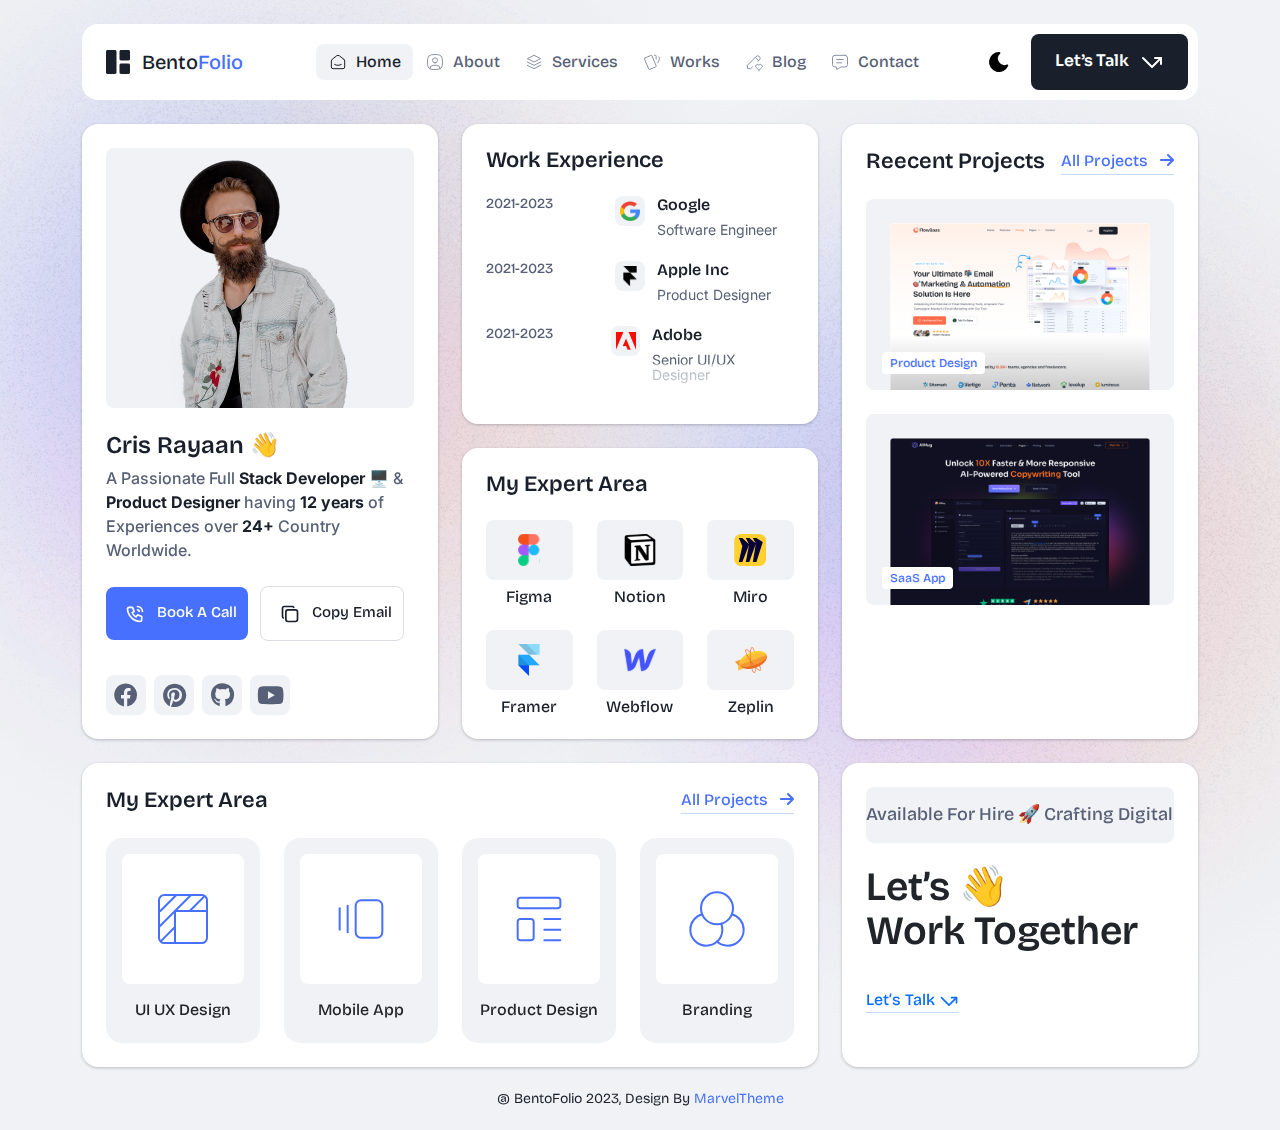
<file: index.html>
<!DOCTYPE html>
<html lang="en" data-bs-theme="light">

<head>
    <meta charset="UTF-8">
    <meta http-equiv="X-UA-Compatible" content="IE=edge">
    <meta name="viewport"
        content="width=device-width, initial-scale=1.0, maximum-scale=5.0, minimum-scale=1.0, user-scalable=yes">
    <title>Bentofolio - Personal Portfolio HTML Template</title>

    <link rel="shortcut icon" type="image/x-icon" href="./assets/images/fevicon.png">
    <!-- Place favicon.ico in the root directory -->

    <!-- CSS Links here -->
    <link rel="stylesheet" href="./assets/css/bootstrap.min.css">
    <link rel="stylesheet" href="./assets/fontawesome/css/fontawesome.css">
    <link rel="stylesheet" href="./assets/css/style.css">
</head>

<body>
    <!-- Header section start -->
    <header class="header-section">
        <nav class="navbar navbar-expand-lg">
            <div class="container">
                <div class="mobile-menu-overlay position-fixed w-100 start-0 top-0 h-100 d-lg-none"></div>
                <div class="navbar-inner d-flex align-items-center justify-content-between">
                    <a class="navbar-brand d-flex align-items-center" href="./index.html">
                        <svg width="24" height="24" viewBox="0 0 24 24" fill="currentColor"
                            xmlns="http://www.w3.org/2000/svg">
                            <path
                                d="M0 1.5C0 1.10218 0.158035 0.720644 0.43934 0.43934C0.720644 0.158035 1.10218 0 1.5 0L9 0C9.39782 0 9.77936 0.158035 10.0607 0.43934C10.342 0.720644 10.5 1.10218 10.5 1.5V22.5C10.5 22.8978 10.342 23.2794 10.0607 23.5607C9.77936 23.842 9.39782 24 9 24H1.5C1.10218 24 0.720644 23.842 0.43934 23.5607C0.158035 23.2794 0 22.8978 0 22.5V1.5ZM13.5 1.5C13.5 1.10218 13.658 0.720644 13.9393 0.43934C14.2206 0.158035 14.6022 0 15 0L22.5 0C22.8978 0 23.2794 0.158035 23.5607 0.43934C23.842 0.720644 24 1.10218 24 1.5V9C24 9.39782 23.842 9.77936 23.5607 10.0607C23.2794 10.342 22.8978 10.5 22.5 10.5H15C14.6022 10.5 14.2206 10.342 13.9393 10.0607C13.658 9.77936 13.5 9.39782 13.5 9V1.5ZM13.5 15C13.5 14.6022 13.658 14.2206 13.9393 13.9393C14.2206 13.658 14.6022 13.5 15 13.5H22.5C22.8978 13.5 23.2794 13.658 23.5607 13.9393C23.842 14.2206 24 14.6022 24 15V22.5C24 22.8978 23.842 23.2794 23.5607 23.5607C23.2794 23.842 22.8978 24 22.5 24H15C14.6022 24 14.2206 23.842 13.9393 23.5607C13.658 23.2794 13.5 22.8978 13.5 22.5V15Z"
                                fill="currentColor" />
                        </svg>
                        <h5 class="logo-name">Bento<span>Folio</span></h5>

                    </a>
                    <div class="collapse navbar-collapse " id="navbarTogglerDemo02">
                        <div class="sidebar-logo d-flex mb-3 d-lg-none justify-content-between w-100">
                            <a class="navbar-brand d-flex align-items-center" href="./index.html">
                                <svg width="24" height="24" viewBox="0 0 24 24" fill="currentColor"
                                    xmlns="http://www.w3.org/2000/svg">
                                    <path
                                        d="M0 1.5C0 1.10218 0.158035 0.720644 0.43934 0.43934C0.720644 0.158035 1.10218 0 1.5 0L9 0C9.39782 0 9.77936 0.158035 10.0607 0.43934C10.342 0.720644 10.5 1.10218 10.5 1.5V22.5C10.5 22.8978 10.342 23.2794 10.0607 23.5607C9.77936 23.842 9.39782 24 9 24H1.5C1.10218 24 0.720644 23.842 0.43934 23.5607C0.158035 23.2794 0 22.8978 0 22.5V1.5ZM13.5 1.5C13.5 1.10218 13.658 0.720644 13.9393 0.43934C14.2206 0.158035 14.6022 0 15 0L22.5 0C22.8978 0 23.2794 0.158035 23.5607 0.43934C23.842 0.720644 24 1.10218 24 1.5V9C24 9.39782 23.842 9.77936 23.5607 10.0607C23.2794 10.342 22.8978 10.5 22.5 10.5H15C14.6022 10.5 14.2206 10.342 13.9393 10.0607C13.658 9.77936 13.5 9.39782 13.5 9V1.5ZM13.5 15C13.5 14.6022 13.658 14.2206 13.9393 13.9393C14.2206 13.658 14.6022 13.5 15 13.5H22.5C22.8978 13.5 23.2794 13.658 23.5607 13.9393C23.842 14.2206 24 14.6022 24 15V22.5C24 22.8978 23.842 23.2794 23.5607 23.5607C23.2794 23.842 22.8978 24 22.5 24H15C14.6022 24 14.2206 23.842 13.9393 23.5607C13.658 23.2794 13.5 22.8978 13.5 22.5V15Z"
                                        fill="currentColor" />
                                </svg>
                                <h5 class="logo-name">Bento<span>Folio</span></h5>
                            </a>
                            <button class="sidebar-close-btn bg-transparent border-0">
                                <i class="fa-classic fa-solid fa-x fa-fw"></i>
                            </button>
                        </div>
                        <ul class="navbar-nav mx-lg-auto mb-2 mb-lg-0">
                            <li class="nav-item">
                                <a class="nav-link active d-flex align-items-center" aria-current="page" href="./index.html">
                                    <svg xmlns="http://www.w3.org/2000/svg" width="24" height="24" viewBox="0 0 24 24"
                                        fill="none" stroke="currentColor" stroke-width="2" stroke-linecap="round"
                                        stroke-linejoin="round"
                                        class="icon icon-tabler icons-tabler-outline icon-tabler-smart-home">
                                        <path stroke="none" d="M0 0h24v24H0z" fill="none" />
                                        <path
                                            d="M19 8.71l-5.333 -4.148a2.666 2.666 0 0 0 -3.274 0l-5.334 4.148a2.665 2.665 0 0 0 -1.029 2.105v7.2a2 2 0 0 0 2 2h12a2 2 0 0 0 2 -2v-7.2c0 -.823 -.38 -1.6 -1.03 -2.105" />
                                        <path d="M16 15c-2.21 1.333 -5.792 1.333 -8 0" />
                                    </svg>
                                    Home</a>
                            </li>
                            <li class="nav-item">
                                <a class="nav-link d-flex align-items-center" href="./about.html">
                                    <svg xmlns="http://www.w3.org/2000/svg" width="24" height="24" viewBox="0 0 24 24"
                                        fill="none" stroke="currentColor" stroke-width="2" stroke-linecap="round"
                                        stroke-linejoin="round"
                                        class="icon icon-tabler icons-tabler-outline icon-tabler-user-square-rounded">
                                        <path stroke="none" d="M0 0h24v24H0z" fill="none" />
                                        <path d="M12 13a3 3 0 1 0 0 -6a3 3 0 0 0 0 6z" />
                                        <path d="M12 3c7.2 0 9 1.8 9 9s-1.8 9 -9 9s-9 -1.8 -9 -9s1.8 -9 9 -9z" />
                                        <path d="M6 20.05v-.05a4 4 0 0 1 4 -4h4a4 4 0 0 1 4 4v.05" />
                                    </svg>
                                    About</a>
                            </li>
                            <li class="nav-item">
                                <a class="nav-link d-flex align-items-center" href="services.html">
                                    <svg xmlns="http://www.w3.org/2000/svg" width="24" height="24" viewBox="0 0 24 24"
                                        fill="none" stroke="currentColor" stroke-width="2" stroke-linecap="round"
                                        stroke-linejoin="round"
                                        class="icon icon-tabler icons-tabler-outline icon-tabler-stack-2">
                                        <path stroke="none" d="M0 0h24v24H0z" fill="none" />
                                        <path d="M12 4l-8 4l8 4l8 -4l-8 -4" />
                                        <path d="M4 12l8 4l8 -4" />
                                        <path d="M4 16l8 4l8 -4" />
                                    </svg>
                                    Services
                                </a>
                            </li>
                            <li class="nav-item">
                                <a class="nav-link d-flex align-items-center" href="works.html">
                                    <svg xmlns="http://www.w3.org/2000/svg" width="24" height="24" viewBox="0 0 24 24"
                                        fill="none" stroke="currentColor" stroke-width="2" stroke-linecap="round"
                                        stroke-linejoin="round"
                                        class="icon icon-tabler icons-tabler-outline icon-tabler-cards">
                                        <path stroke="none" d="M0 0h24v24H0z" fill="none" />
                                        <path
                                            d="M3.604 7.197l7.138 -3.109a.96 .96 0 0 1 1.27 .527l4.924 11.902a1 1 0 0 1 -.514 1.304l-7.137 3.109a.96 .96 0 0 1 -1.271 -.527l-4.924 -11.903a1 1 0 0 1 .514 -1.304z" />
                                        <path d="M15 4h1a1 1 0 0 1 1 1v3.5" />
                                        <path d="M20 6c.264 .112 .52 .217 .768 .315a1 1 0 0 1 .53 1.311l-2.298 5.374" />
                                    </svg>
                                    Works
                                </a>
                            </li>
                            <li class="nav-item">
                                <a class="nav-link d-flex align-items-center" href="blog.html">
                                    <svg xmlns="http://www.w3.org/2000/svg" width="24" height="24" viewBox="0 0 24 24"
                                        fill="none" stroke="currentColor" stroke-width="2" stroke-linecap="round"
                                        stroke-linejoin="round"
                                        class="icon icon-tabler icons-tabler-outline icon-tabler-pencil-heart">
                                        <path stroke="none" d="M0 0h24v24H0z" fill="none" />
                                        <path d="M17 11l1.5 -1.5a2.828 2.828 0 1 0 -4 -4l-10.5 10.5v4h4l2 -2" />
                                        <path d="M13.5 6.5l4 4" />
                                        <path
                                            d="M18 22l3.35 -3.284a2.143 2.143 0 0 0 .005 -3.071a2.242 2.242 0 0 0 -3.129 -.006l-.224 .22l-.223 -.22a2.242 2.242 0 0 0 -3.128 -.006a2.143 2.143 0 0 0 -.006 3.071l3.355 3.296z" />
                                    </svg>
                                    Blog
                                </a>
                            </li>
                            <li class="nav-item">
                                <a class="nav-link d-flex align-items-center" href="contact.html">
                                    <svg xmlns="http://www.w3.org/2000/svg" width="24" height="24" viewBox="0 0 24 24"
                                        fill="none" stroke="currentColor" stroke-width="2" stroke-linecap="round"
                                        stroke-linejoin="round"
                                        class="icon icon-tabler icons-tabler-outline icon-tabler-message">
                                        <path stroke="none" d="M0 0h24v24H0z" fill="none" />
                                        <path d="M8 9h8" />
                                        <path d="M8 13h6" />
                                        <path
                                            d="M18 4a3 3 0 0 1 3 3v8a3 3 0 0 1 -3 3h-5l-5 3v-3h-2a3 3 0 0 1 -3 -3v-8a3 3 0 0 1 3 -3h12z" />
                                    </svg>
                                    Contact
                                </a>
                            </li>
                        </ul>
                        <div class="header-action">
                            <button class="theme-control-btn bg-transparent border-0" id="themeToggleButton">
                                <span class="theme-icon light-mode">
                                    <svg xmlns="http://www.w3.org/2000/svg" width="24" height="24" viewBox="0 0 24 24"
                                        fill="currentColor"
                                        class="icon icon-tabler icons-tabler-filled icon-tabler-moon">
                                        <path stroke="none" d="M0 0h24v24H0z" fill="none" />
                                        <path
                                            d="M12 1.992a10 10 0 1 0 9.236 13.838c.341 -.82 -.476 -1.644 -1.298 -1.31a6.5 6.5 0 0 1 -6.864 -10.787l.077 -.08c.551 -.63 .113 -1.653 -.758 -1.653h-.266l-.068 -.006l-.06 -.002z" />
                                    </svg>
                                </span>
                                <span class="theme-icon dark-mood">
                                    <svg xmlns="http://www.w3.org/2000/svg" width="24" height="24" viewBox="0 0 24 24"
                                        fill="currentColor"
                                        class="icon icon-tabler icons-tabler-filled icon-tabler-sun">
                                        <path stroke="none" d="M0 0h24v24H0z" fill="none" />
                                        <path
                                            d="M12 19a1 1 0 0 1 .993 .883l.007 .117v1a1 1 0 0 1 -1.993 .117l-.007 -.117v-1a1 1 0 0 1 1 -1z" />
                                        <path
                                            d="M18.313 16.91l.094 .083l.7 .7a1 1 0 0 1 -1.32 1.497l-.094 -.083l-.7 -.7a1 1 0 0 1 1.218 -1.567l.102 .07z" />
                                        <path
                                            d="M7.007 16.993a1 1 0 0 1 .083 1.32l-.083 .094l-.7 .7a1 1 0 0 1 -1.497 -1.32l.083 -.094l.7 -.7a1 1 0 0 1 1.414 0z" />
                                        <path
                                            d="M4 11a1 1 0 0 1 .117 1.993l-.117 .007h-1a1 1 0 0 1 -.117 -1.993l.117 -.007h1z" />
                                        <path
                                            d="M21 11a1 1 0 0 1 .117 1.993l-.117 .007h-1a1 1 0 0 1 -.117 -1.993l.117 -.007h1z" />
                                        <path
                                            d="M6.213 4.81l.094 .083l.7 .7a1 1 0 0 1 -1.32 1.497l-.094 -.083l-.7 -.7a1 1 0 0 1 1.217 -1.567l.102 .07z" />
                                        <path
                                            d="M19.107 4.893a1 1 0 0 1 .083 1.32l-.083 .094l-.7 .7a1 1 0 0 1 -1.497 -1.32l.083 -.094l.7 -.7a1 1 0 0 1 1.414 0z" />
                                        <path
                                            d="M12 2a1 1 0 0 1 .993 .883l.007 .117v1a1 1 0 0 1 -1.993 .117l-.007 -.117v-1a1 1 0 0 1 1 -1z" />
                                        <path
                                            d="M12 7a5 5 0 1 1 -4.995 5.217l-.005 -.217l.005 -.217a5 5 0 0 1 4.995 -4.783z" />
                                    </svg>
                                </span>
                                <span class="theme-text d-block d-lg-none">Change Appearance</span>
                            </button>
                            <a class="theme-btn" href="contact.html">Let’s Talk
                                <svg xmlns="http://www.w3.org/2000/svg" width="24" height="24" viewBox="0 0 24 24"
                                    fill="none" stroke="currentColor" stroke-width="2" stroke-linecap="round"
                                    stroke-linejoin="round"
                                    class="icon icon-tabler icons-tabler-outline icon-tabler-arrow-elbow-right">
                                    <path stroke="none" d="M0 0h24v24H0z" fill="none" />
                                    <path d="M21 14v-6h-6" />
                                    <path d="M21 8l-9 9l-9 -9" />
                                </svg></a>
                        </div>
                    </div>
                    
                    <button class="menu-control-btn d-lg-none">
                        <i class="fa-solid fa-bars"></i>
                    </button>
                </div>
            </div>
        </nav>
    </header>
    <!-- Header section end -->
    <!-- main area start -->
    <main>
        <section class="home-section">
            <div class="container">
                <div class="row g-4">
                    <!-- About Me -->
                    <div class="col-xl-4">
                        <div class="card">
                            <div class="about-me-image text-center">
                                <img src="./assets/images/img/about_me.png" class="img-fluid" alt="about-me-image">
                            </div>
                            <div class="card-body about-me-content">
                                <h5 class="name">Cris Rayaan 👋</h5>
                                <p class="card-text">A Passionate Full <strong> Stack Developer </strong> 🖥️ &
                                    <strong>Product Designer</strong> having <strong>12 years</strong> of Experiences
                                    over <strong>24+</strong> Country Worldwide.
                                </p>
                                <div class="btn-grp">
                                    <a href="#" class="theme-btn theme-btn-primary">
                                        <svg xmlns="http://www.w3.org/2000/svg" width="24" height="24"
                                            viewBox="0 0 24 24" fill="none" stroke="currentColor" stroke-width="2"
                                            stroke-linecap="round" stroke-linejoin="round"
                                            class="icon icon-tabler icons-tabler-outline icon-tabler-phone-call">
                                            <path stroke="none" d="M0 0h24v24H0z" fill="none" />
                                            <path
                                                d="M5 4h4l2 5l-2.5 1.5a11 11 0 0 0 5 5l1.5 -2.5l5 2v4a2 2 0 0 1 -2 2a16 16 0 0 1 -15 -15a2 2 0 0 1 2 -2" />
                                            <path d="M15 7a2 2 0 0 1 2 2" />
                                            <path d="M15 3a6 6 0 0 1 6 6" />
                                        </svg>
                                        Book A Call
                                    </a>
                                    <button class="theme-btn theme-btn-border">
                                        <svg xmlns="http://www.w3.org/2000/svg" width="24" height="24"
                                            viewBox="0 0 24 24" fill="none" stroke="currentColor" stroke-width="2"
                                            stroke-linecap="round" stroke-linejoin="round"
                                            class="icon icon-tabler icons-tabler-outline icon-tabler-copy">
                                            <path stroke="none" d="M0 0h24v24H0z" fill="none" />
                                            <path
                                                d="M7 7m0 2.667a2.667 2.667 0 0 1 2.667 -2.667h8.666a2.667 2.667 0 0 1 2.667 2.667v8.666a2.667 2.667 0 0 1 -2.667 2.667h-8.666a2.667 2.667 0 0 1 -2.667 -2.667z" />
                                            <path
                                                d="M4.012 16.737a2.005 2.005 0 0 1 -1.012 -1.737v-10c0 -1.1 .9 -2 2 -2h10c.75 0 1.158 .385 1.5 1" />
                                        </svg>
                                        Copy Email
                                    </button>
                                </div>

                                <div class="about-me-social-icons d-flex align-items-center">
                                    <a href="#"><i class="fa-brands fa-facebook"></i></a>
                                    <a href="#"><i class="fa-brands fa-pinterest"></i></a>
                                    <a href="#"><i class="fa-brands fa-github"></i></a>
                                    <a href="#"><i class="fa-brands fa-youtube"></i></a>
                                </div>
                            </div>
                        </div>
                    </div>
                    <!-- work exprience and expert area -->
                    <div class="col-xl-4">
                        <div class="row g-4">
                            <!-- work experience -->
                            <div class="col-lg-12">
                                <div class="card">
                                    <div class="card-body work-experience-card">
                                        <div class="card-headers">
                                            <h5 class="card-title">Work Experience</h5>
                                        </div>
                                        <div class="d-flex flex-column gap-4 work-experience-content">
                                            <div class="work-experience-slider d-flex flex-column gap-4">
                                                <!-- SINFLE COMPANY TILES -->
                                                <div class="d-flex company-tiles">
                                                    <div class="year">
                                                        2021-2023
                                                    </div>
                                                    <div class="company d-flex">
                                                        <div class="company-img">
                                                            <img src="./assets/images/img/google.png" alt="google">
                                                        </div>
                                                        <div class="company-details">
                                                            <p class="company-name">Google</p>
                                                            <p class="company-role">Software Engineer</p>
                                                        </div>
                                                    </div>
                                                </div>
                                                <!-- SINFLE COMPANY TILES -->
                                                <div class="d-flex company-tiles">
                                                    <div class="year">
                                                        2021-2023
                                                    </div>
                                                    <div class="company d-flex">
                                                        <div class="company-img">
                                                            <img src="./assets/images/img/meta.svg" alt="meta">

                                                        </div>
                                                        <div class="company-details">
                                                            <p class="company-name">Apple Inc</p>
                                                            <p class="company-role">Product Designer</p>
                                                        </div>
                                                    </div>
                                                </div>
                                                <!-- SINFLE COMPANY TILES -->
                                                <div class="d-flex company-tiles">
                                                    <div class="year">
                                                        2021-2023
                                                    </div>
                                                    <div class="company d-flex">
                                                        <div class="company-img">
                                                            <img src="./assets/images/img/Adobe.png" alt="Adobe">
                                                        </div>
                                                        <div class="company-details">
                                                            <p class="company-name">Adobe</p>
                                                            <p class="company-role">Senior UI/UX Designer</p>
                                                        </div>
                                                    </div>
                                                </div>
                                                <!-- SINFLE COMPANY TILES -->
                                                <div class="d-flex company-tiles">
                                                    <div class="year">
                                                        2021-2023
                                                    </div>
                                                    <div class="company d-flex">
                                                        <div class="company-img">
                                                            <img src="./assets/images/icons/Figma.svg" alt="Figma">
                                                        </div>
                                                        <div class="company-details">
                                                            <p class="company-name">Figma</p>
                                                            <p class="company-role">UI UX Designer</p>
                                                        </div>
                                                    </div>
                                                </div>
                                            </div>
                                            <div class="work-experience-slider d-flex flex-column gap-4">
                                                <!-- SINFLE COMPANY TILES -->
                                                <div class="d-flex company-tiles">
                                                    <div class="year">
                                                        2021-2023
                                                    </div>
                                                    <div class="company d-flex">
                                                        <div class="company-img">
                                                            <img src="./assets/images/img/google.png" alt="google">
                                                        </div>
                                                        <div class="company-details">
                                                            <p class="company-name">Google</p>
                                                            <p class="company-role">Software Engineer</p>
                                                        </div>
                                                    </div>
                                                </div>
                                                <!-- SINFLE COMPANY TILES -->
                                                <div class="d-flex company-tiles">
                                                    <div class="year">
                                                        2021-2023
                                                    </div>
                                                    <div class="company d-flex">
                                                        <div class="company-img">
                                                            <img src="./assets/images/img/meta.svg" alt="">
                                                        </div>
                                                        <div class="company-details">
                                                            <p class="company-name">Apple Inc</p>
                                                            <p class="company-role">Product Designer</p>
                                                        </div>
                                                    </div>
                                                </div>
                                                <!-- SINFLE COMPANY TILES -->
                                                <div class="d-flex company-tiles">
                                                    <div class="year">
                                                        2021-2023
                                                    </div>
                                                    <div class="company d-flex">
                                                        <div class="company-img">
                                                            <img src="./assets/images/img/Adobe.png" alt="Adobe">
                                                        </div>
                                                        <div class="company-details">
                                                            <p class="company-name">Adobe</p>
                                                            <p class="company-role">Senior UI/UX Designer</p>
                                                        </div>
                                                    </div>
                                                </div>
                                                <!-- SINFLE COMPANY TILES -->
                                                <div class="d-flex company-tiles">
                                                    <div class="year">
                                                        2021-2023
                                                    </div>
                                                    <div class="company d-flex">
                                                        <div class="company-img">
                                                            <img src="./assets/images/img/Figma.png" alt="Figma">
                                                        </div>
                                                        <div class="company-details">
                                                            <p class="company-name">Figma</p>
                                                            <p class="company-role">UI UX Designer</p>
                                                        </div>
                                                    </div>
                                                </div>
                                            </div>

                                        </div>
                                    </div>
                                </div>
                            </div>
                            <!-- Expert Area -->
                            <div class="col-lg-12">
                                <div class="card">
                                    <div class="card-body">
                                        <div class="card-headers">
                                            <h5 class="card-title">My Expert Area</h5>
                                        </div>
                                        <div class="row g-4">
                                            <!-- single icon card -->
                                            <div class="col-6 col-md-4">
                                                <div class="d-flex flex-column expert-card gap-2">
                                                    <div class="expert-img text-center">
                                                        <img src="./assets/images/icons/Figma.svg" alt="Design">
                                                    </div>
                                                    <h5 class="expert-title text-center">Figma</h5>
                                                </div>
                                            </div>
                                            <!-- single icon card -->
                                            <div class="col-6 col-md-4">
                                                <div class="d-flex flex-column expert-card gap-2">
                                                    <div class="expert-img text-center">
                                                        <img src="./assets/images/icons/Notion.svg" alt="Notion">
                                                    </div>
                                                    <h5 class="expert-title text-center">Notion</h5>
                                                </div>
                                            </div>
                                            <!-- single icon card -->
                                            <div class="col-6 col-md-4">
                                                <div class="d-flex flex-column expert-card gap-2">
                                                    <div class="expert-img text-center">
                                                        <img src="./assets/images/icons/Miro.svg" alt="Miro">
                                                    </div>
                                                    <h5 class="expert-title text-center">Miro</h5>
                                                </div>
                                            </div>
                                            <!-- single icon card -->
                                            <div class="col-6 col-md-4">
                                                <div class="d-flex flex-column expert-card gap-2">
                                                    <div class="expert-img text-center">
                                                        <img src="./assets/images/icons/framer.svg" alt="framer">
                                                    </div>
                                                    <h5 class="expert-title text-center">Framer</h5>
                                                </div>
                                            </div>
                                            <!-- single icon card -->
                                            <div class="col-6 col-md-4">
                                                <div class="d-flex flex-column expert-card gap-2">
                                                    <div class="expert-img text-center">
                                                        <img src="./assets/images/icons/webflow.svg" alt="webflow">
                                                    </div>
                                                    <h5 class="expert-title text-center">Webflow</h5>
                                                </div>
                                            </div>
                                            <!-- single icon card -->
                                            <div class="col-6 col-md-4">
                                                <div class="d-flex flex-column expert-card gap-2">
                                                    <div class="expert-img text-center">
                                                        <img src="./assets/images/icons/Zeplin .svg" alt="Zeplin">
                                                    </div>
                                                    <h5 class="expert-title text-center">Zeplin</h5>
                                                </div>
                                            </div>
                                        </div>
                                    </div>
                                </div>
                            </div>
                        </div>
                    </div>
                    <!-- recent projects -->
                    <div class="col-xl-4">
                        <div class="card">
                            <div class="card-body recent-project-card">
                                <div class="card-headers d-flex justify-content-between align-items-center gap-2">
                                    <h5 class="card-title">Reecent Projects</h5>
                                    <a href="#" class="card-link">All Projects <i
                                            class="fa-solid fa-arrow-right ms-2"></i></a>
                                </div>
                                <div class="projects-view d-flex flex-column flex-md-row flex-xl-column">
                                    <!-- single projects -->
                                    <div class="project-card position-relative">
                                        <div class="project-img">
                                            <img src="./assets/images/project-img/project_img_list_1.png"
                                                class="img-fluid w-100" alt="project-img-1">
                                        </div>
                                        <div
                                            class="project-view-btn position-absolute start-50 top-50 translate-middle rounded-pill d-flex justify-content-center align-items-center">
                                            <a href=""><i class="fa-regular fa-plus"></i></a>
                                        </div>
                                        <div class="project-category position-absolute">
                                            Product Design
                                        </div>
                                    </div>
                                    <!-- single projects -->
                                    <div class="project-card position-relative">
                                        <div class="project-img">
                                            <img src="./assets/images/project-img/project_img_list_2.png"
                                                class="img-fluid w-100" alt="project-img-2">
                                        </div>
                                        <div
                                            class="project-view-btn position-absolute start-50 top-50 translate-middle rounded-pill d-flex justify-content-center align-items-center">
                                            <a href=""><i class="fa-regular fa-plus"></i></a>
                                        </div>
                                        <div class="project-category position-absolute">
                                            SaaS App
                                        </div>
                                    </div>
                                </div>

                            </div>
                        </div>
                    </div>
                    <!-- srvices -->
                    <div class="col-xl-8">
                        <div class="card">
                            <div class="card-body">
                                <div class="card-headers d-flex justify-content-between align-items-center gap-2">
                                    <h5 class="card-title">My Expert Area</h5>
                                    <a href="#" class="card-link">All Projects <i
                                            class="fa-solid fa-arrow-right ms-2"></i></a>
                                </div>
                                <div class="row g-4">
                                    <div class="col-6 col-md-3">
                                        <div class="service-card">
                                            <div class="service-icon">
                                                <img src="./assets/images/services/ui-ux.svg" class="" alt="">
                                            </div>
                                            <h5 class="service-title">UI UX Design</h5>
                                        </div>
                                    </div>
                                    <div class="col-6 col-md-3">
                                        <div class="service-card">
                                            <div class="service-icon">
                                                <img src="./assets/images/services/mobile_app.svg" class=""
                                                    alt="">
                                            </div>
                                            <h5 class="service-title">Mobile App</h5>
                                        </div>
                                    </div>
                                    <div class="col-6 col-md-3">
                                        <div class="service-card">
                                            <div class="service-icon">
                                                <img src="./assets/images/services/product-design.svg" class=""
                                                    alt="">
                                            </div>
                                            <h5 class="service-title">Product Design</h5>
                                        </div>
                                    </div>
                                    <div class="col-6 col-md-3">
                                        <div class="service-card">
                                            <div class="service-icon">
                                                <img src="./assets/images/services/branding.svg" class=""
                                                    alt="">
                                            </div>
                                            <h5 class="service-title">Branding</h5>
                                        </div>
                                    </div>
                                </div>
                            </div>
                        </div>
                    </div>
                    <div class="col-xl-4">
                        <div class="card">
                            <div class="card-body lets-work-together">
                                <div class="scrolling-info text-nowrap overflow-hidden d-flex">
                                    <div class="slider-item">
                                        <p>Available For Hire 🚀 Crafting Digital Experiences 🎨 Available For Hire 🚀
                                            Crafting Digital Experiences 🎨</p>
                                    </div>
                                </div>
                                <h3 class="lets-work-together-title">Let’s 👋
                                    <span class="d-xl-block"> Work Together </span>
                                </h3>
                                <a class="card-link" href="contact.html">Let’s Talk
                                    <svg xmlns="http://www.w3.org/2000/svg" width="20" height="20" viewBox="0 0 24 24"
                                        fill="none" stroke="currentColor" stroke-width="2" stroke-linecap="round"
                                        stroke-linejoin="round"
                                        class="icon icon-tabler icons-tabler-outline icon-tabler-arrow-elbow-right">
                                        <path stroke="none" d="M0 0h24v24H0z" fill="none" />
                                        <path d="M21 14v-6h-6" />
                                        <path d="M21 8l-9 9l-9 -9" />
                                    </svg></a>
                            </div>
                        </div>
                    </div>
                </div>
            </div>
        </section>
        <!-- Background shape area start -->
    <div class="background-shapes">
        <div class="shape-1 common-shape">
          <img src="./assets/images/shapes/bg-shape-1.png" alt="bg-shape-1">
        </div>
        <div class="shape-2 common-shape">
          <img src="./assets/images/shapes/bg-shape-2.png" alt="bg-shape-2">
        </div>
        <div class="object-shape-1 object-shape move-with-cursor">
          <img src="./assets/images/shapes/object-3d-1.png" alt="object-3d-1">
        </div>
        <div class="object-shape-2 object-shape move-with-cursor">
          <img src="./assets/images/shapes/object-3d-2.png" alt="object-3d-2">
        </div>
      </div>
      <!-- Background shape area end -->
    </main>
    <!-- main area end -->

    <!-- footer section start -->
     <footer class="footer-section">
        <div class="container">
            <div class="footer-copyright text-center">
                <p>@ BentoFolio 2023, Design By <a href="#">MarvelTheme</a></p>
            </div>
        </div>
     </footer>
    <!-- footer section end -->

    <!-- all Js Script here -->
    <script src="./assets/js/vendor/jquery-3.6.4.min.js"></script>
    <script src="./assets/js/bootstrap.bundle.min.js"></script>
    <script src="./assets/js/custom.js"></script>
</body>

</html>
</file>
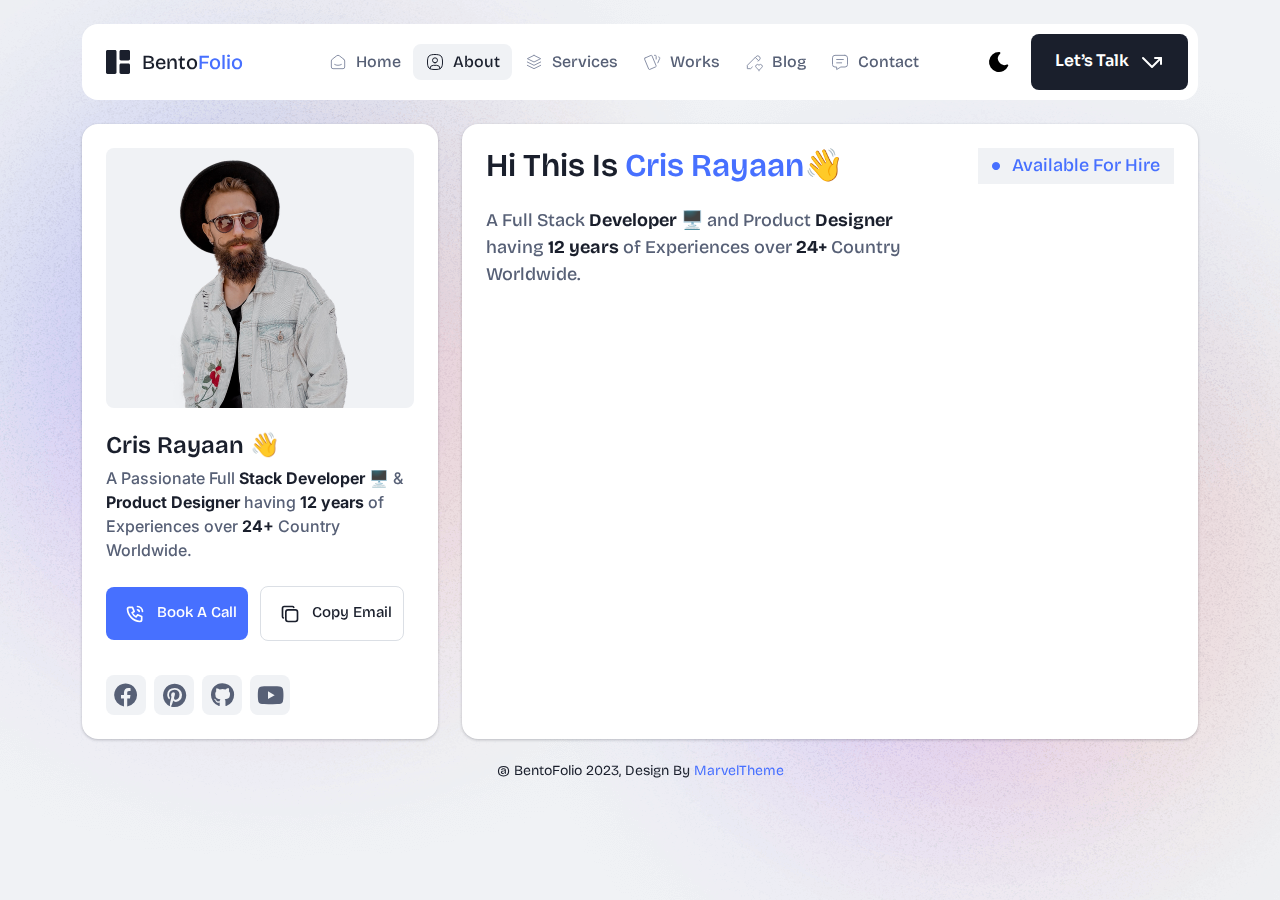
<file: about.html>
<!DOCTYPE html>
<html lang="en" data-bs-theme="light">

<head>
    <meta charset="UTF-8">
    <meta http-equiv="X-UA-Compatible" content="IE=edge">
    <meta name="viewport"
        content="width=device-width, initial-scale=1.0, maximum-scale=5.0, minimum-scale=1.0, user-scalable=yes">
    <title>Bentofolio - Personal Portfolio HTML Template</title>

    <link rel="shortcut icon" type="image/x-icon" href="./assets/images/fevicon.png">
    <!-- Place favicon.ico in the root directory -->

    <!-- CSS Links here -->
    <link rel="stylesheet" href="./assets/css/bootstrap.min.css">
    <link rel="stylesheet" href="./assets/fontawesome/css/fontawesome.css">
    <link rel="stylesheet" href="./assets/css/style.css">
</head>

<body>
    <!-- Header section start -->
    <header class="header-section">
        <nav class="navbar navbar-expand-lg">
            <div class="container">
                <div class="mobile-menu-overlay position-fixed w-100 start-0 top-0 h-100 d-lg-none"></div>
                <div class="navbar-inner d-flex align-items-center justify-content-between">
                    <a class="navbar-brand d-flex align-items-center" href="index.html">
                        <svg width="24" height="24" viewBox="0 0 24 24" fill="currentColor"
                            xmlns="http://www.w3.org/2000/svg">
                            <path
                                d="M0 1.5C0 1.10218 0.158035 0.720644 0.43934 0.43934C0.720644 0.158035 1.10218 0 1.5 0L9 0C9.39782 0 9.77936 0.158035 10.0607 0.43934C10.342 0.720644 10.5 1.10218 10.5 1.5V22.5C10.5 22.8978 10.342 23.2794 10.0607 23.5607C9.77936 23.842 9.39782 24 9 24H1.5C1.10218 24 0.720644 23.842 0.43934 23.5607C0.158035 23.2794 0 22.8978 0 22.5V1.5ZM13.5 1.5C13.5 1.10218 13.658 0.720644 13.9393 0.43934C14.2206 0.158035 14.6022 0 15 0L22.5 0C22.8978 0 23.2794 0.158035 23.5607 0.43934C23.842 0.720644 24 1.10218 24 1.5V9C24 9.39782 23.842 9.77936 23.5607 10.0607C23.2794 10.342 22.8978 10.5 22.5 10.5H15C14.6022 10.5 14.2206 10.342 13.9393 10.0607C13.658 9.77936 13.5 9.39782 13.5 9V1.5ZM13.5 15C13.5 14.6022 13.658 14.2206 13.9393 13.9393C14.2206 13.658 14.6022 13.5 15 13.5H22.5C22.8978 13.5 23.2794 13.658 23.5607 13.9393C23.842 14.2206 24 14.6022 24 15V22.5C24 22.8978 23.842 23.2794 23.5607 23.5607C23.2794 23.842 22.8978 24 22.5 24H15C14.6022 24 14.2206 23.842 13.9393 23.5607C13.658 23.2794 13.5 22.8978 13.5 22.5V15Z"
                                fill="currentColor" />
                        </svg>
                        <h5 class="logo-name">Bento<span>Folio</span></h5>

                    </a>
                    <div class="collapse navbar-collapse " id="navbarTogglerDemo02">
                        <div class="sidebar-logo d-flex mb-3 d-lg-none justify-content-between w-100">
                            <a class="navbar-brand d-flex align-items-center" href="index.html">
                                <svg width="24" height="24" viewBox="0 0 24 24" fill="currentColor"
                                    xmlns="http://www.w3.org/2000/svg">
                                    <path
                                        d="M0 1.5C0 1.10218 0.158035 0.720644 0.43934 0.43934C0.720644 0.158035 1.10218 0 1.5 0L9 0C9.39782 0 9.77936 0.158035 10.0607 0.43934C10.342 0.720644 10.5 1.10218 10.5 1.5V22.5C10.5 22.8978 10.342 23.2794 10.0607 23.5607C9.77936 23.842 9.39782 24 9 24H1.5C1.10218 24 0.720644 23.842 0.43934 23.5607C0.158035 23.2794 0 22.8978 0 22.5V1.5ZM13.5 1.5C13.5 1.10218 13.658 0.720644 13.9393 0.43934C14.2206 0.158035 14.6022 0 15 0L22.5 0C22.8978 0 23.2794 0.158035 23.5607 0.43934C23.842 0.720644 24 1.10218 24 1.5V9C24 9.39782 23.842 9.77936 23.5607 10.0607C23.2794 10.342 22.8978 10.5 22.5 10.5H15C14.6022 10.5 14.2206 10.342 13.9393 10.0607C13.658 9.77936 13.5 9.39782 13.5 9V1.5ZM13.5 15C13.5 14.6022 13.658 14.2206 13.9393 13.9393C14.2206 13.658 14.6022 13.5 15 13.5H22.5C22.8978 13.5 23.2794 13.658 23.5607 13.9393C23.842 14.2206 24 14.6022 24 15V22.5C24 22.8978 23.842 23.2794 23.5607 23.5607C23.2794 23.842 22.8978 24 22.5 24H15C14.6022 24 14.2206 23.842 13.9393 23.5607C13.658 23.2794 13.5 22.8978 13.5 22.5V15Z"
                                        fill="currentColor" />
                                </svg>
                                <h5 class="logo-name">Bento<span>Folio</span></h5>
                            </a>
                            <button class="sidebar-close-btn bg-transparent border-0">
                                <i class="fa-classic fa-solid fa-x fa-fw"></i>
                            </button>
                        </div>
                        <ul class="navbar-nav mx-lg-auto mb-2 mb-lg-0">
                            <li class="nav-item">
                                <a class="nav-link d-flex align-items-center" aria-current="page" href="/">
                                    <svg xmlns="http://www.w3.org/2000/svg" width="24" height="24" viewBox="0 0 24 24"
                                        fill="none" stroke="currentColor" stroke-width="2" stroke-linecap="round"
                                        stroke-linejoin="round"
                                        class="icon icon-tabler icons-tabler-outline icon-tabler-smart-home">
                                        <path stroke="none" d="M0 0h24v24H0z" fill="none" />
                                        <path
                                            d="M19 8.71l-5.333 -4.148a2.666 2.666 0 0 0 -3.274 0l-5.334 4.148a2.665 2.665 0 0 0 -1.029 2.105v7.2a2 2 0 0 0 2 2h12a2 2 0 0 0 2 -2v-7.2c0 -.823 -.38 -1.6 -1.03 -2.105" />
                                        <path d="M16 15c-2.21 1.333 -5.792 1.333 -8 0" />
                                    </svg>
                                    Home</a>
                            </li>
                            <li class="nav-item">
                                <a class="nav-link active d-flex align-items-center" href="./about.html">
                                    <svg xmlns="http://www.w3.org/2000/svg" width="24" height="24" viewBox="0 0 24 24"
                                        fill="none" stroke="currentColor" stroke-width="2" stroke-linecap="round"
                                        stroke-linejoin="round"
                                        class="icon icon-tabler icons-tabler-outline icon-tabler-user-square-rounded">
                                        <path stroke="none" d="M0 0h24v24H0z" fill="none" />
                                        <path d="M12 13a3 3 0 1 0 0 -6a3 3 0 0 0 0 6z" />
                                        <path d="M12 3c7.2 0 9 1.8 9 9s-1.8 9 -9 9s-9 -1.8 -9 -9s1.8 -9 9 -9z" />
                                        <path d="M6 20.05v-.05a4 4 0 0 1 4 -4h4a4 4 0 0 1 4 4v.05" />
                                    </svg>
                                    About</a>
                            </li>
                            <li class="nav-item">
                                <a class="nav-link d-flex align-items-center" href="services.html">
                                    <svg xmlns="http://www.w3.org/2000/svg" width="24" height="24" viewBox="0 0 24 24"
                                        fill="none" stroke="currentColor" stroke-width="2" stroke-linecap="round"
                                        stroke-linejoin="round"
                                        class="icon icon-tabler icons-tabler-outline icon-tabler-stack-2">
                                        <path stroke="none" d="M0 0h24v24H0z" fill="none" />
                                        <path d="M12 4l-8 4l8 4l8 -4l-8 -4" />
                                        <path d="M4 12l8 4l8 -4" />
                                        <path d="M4 16l8 4l8 -4" />
                                    </svg>
                                    Services
                                </a>
                            </li>
                            <li class="nav-item">
                                <a class="nav-link d-flex align-items-center" href="works.html">
                                    <svg xmlns="http://www.w3.org/2000/svg" width="24" height="24" viewBox="0 0 24 24"
                                        fill="none" stroke="currentColor" stroke-width="2" stroke-linecap="round"
                                        stroke-linejoin="round"
                                        class="icon icon-tabler icons-tabler-outline icon-tabler-cards">
                                        <path stroke="none" d="M0 0h24v24H0z" fill="none" />
                                        <path
                                            d="M3.604 7.197l7.138 -3.109a.96 .96 0 0 1 1.27 .527l4.924 11.902a1 1 0 0 1 -.514 1.304l-7.137 3.109a.96 .96 0 0 1 -1.271 -.527l-4.924 -11.903a1 1 0 0 1 .514 -1.304z" />
                                        <path d="M15 4h1a1 1 0 0 1 1 1v3.5" />
                                        <path d="M20 6c.264 .112 .52 .217 .768 .315a1 1 0 0 1 .53 1.311l-2.298 5.374" />
                                    </svg>
                                    Works
                                </a>
                            </li>
                            <li class="nav-item">
                                <a class="nav-link d-flex align-items-center" href="blog.html">
                                    <svg xmlns="http://www.w3.org/2000/svg" width="24" height="24" viewBox="0 0 24 24"
                                        fill="none" stroke="currentColor" stroke-width="2" stroke-linecap="round"
                                        stroke-linejoin="round"
                                        class="icon icon-tabler icons-tabler-outline icon-tabler-pencil-heart">
                                        <path stroke="none" d="M0 0h24v24H0z" fill="none" />
                                        <path d="M17 11l1.5 -1.5a2.828 2.828 0 1 0 -4 -4l-10.5 10.5v4h4l2 -2" />
                                        <path d="M13.5 6.5l4 4" />
                                        <path
                                            d="M18 22l3.35 -3.284a2.143 2.143 0 0 0 .005 -3.071a2.242 2.242 0 0 0 -3.129 -.006l-.224 .22l-.223 -.22a2.242 2.242 0 0 0 -3.128 -.006a2.143 2.143 0 0 0 -.006 3.071l3.355 3.296z" />
                                    </svg>
                                    Blog
                                </a>
                            </li>
                            <li class="nav-item">
                                <a class="nav-link d-flex align-items-center" href="contact.html">
                                    <svg xmlns="http://www.w3.org/2000/svg" width="24" height="24" viewBox="0 0 24 24"
                                        fill="none" stroke="currentColor" stroke-width="2" stroke-linecap="round"
                                        stroke-linejoin="round"
                                        class="icon icon-tabler icons-tabler-outline icon-tabler-message">
                                        <path stroke="none" d="M0 0h24v24H0z" fill="none" />
                                        <path d="M8 9h8" />
                                        <path d="M8 13h6" />
                                        <path
                                            d="M18 4a3 3 0 0 1 3 3v8a3 3 0 0 1 -3 3h-5l-5 3v-3h-2a3 3 0 0 1 -3 -3v-8a3 3 0 0 1 3 -3h12z" />
                                    </svg>
                                    Contact
                                </a>
                            </li>
                        </ul>
                        <div class="header-action">
                            <button class="theme-control-btn bg-transparent border-0" id="themeToggleButton">
                                <span class="theme-icon light-mode">
                                    <svg xmlns="http://www.w3.org/2000/svg" width="24" height="24" viewBox="0 0 24 24"
                                        fill="currentColor"
                                        class="icon icon-tabler icons-tabler-filled icon-tabler-moon">
                                        <path stroke="none" d="M0 0h24v24H0z" fill="none" />
                                        <path
                                            d="M12 1.992a10 10 0 1 0 9.236 13.838c.341 -.82 -.476 -1.644 -1.298 -1.31a6.5 6.5 0 0 1 -6.864 -10.787l.077 -.08c.551 -.63 .113 -1.653 -.758 -1.653h-.266l-.068 -.006l-.06 -.002z" />
                                    </svg>
                                </span>
                                <span class="theme-icon dark-mood">
                                    <svg xmlns="http://www.w3.org/2000/svg" width="24" height="24" viewBox="0 0 24 24"
                                        fill="currentColor"
                                        class="icon icon-tabler icons-tabler-filled icon-tabler-sun">
                                        <path stroke="none" d="M0 0h24v24H0z" fill="none" />
                                        <path
                                            d="M12 19a1 1 0 0 1 .993 .883l.007 .117v1a1 1 0 0 1 -1.993 .117l-.007 -.117v-1a1 1 0 0 1 1 -1z" />
                                        <path
                                            d="M18.313 16.91l.094 .083l.7 .7a1 1 0 0 1 -1.32 1.497l-.094 -.083l-.7 -.7a1 1 0 0 1 1.218 -1.567l.102 .07z" />
                                        <path
                                            d="M7.007 16.993a1 1 0 0 1 .083 1.32l-.083 .094l-.7 .7a1 1 0 0 1 -1.497 -1.32l.083 -.094l.7 -.7a1 1 0 0 1 1.414 0z" />
                                        <path
                                            d="M4 11a1 1 0 0 1 .117 1.993l-.117 .007h-1a1 1 0 0 1 -.117 -1.993l.117 -.007h1z" />
                                        <path
                                            d="M21 11a1 1 0 0 1 .117 1.993l-.117 .007h-1a1 1 0 0 1 -.117 -1.993l.117 -.007h1z" />
                                        <path
                                            d="M6.213 4.81l.094 .083l.7 .7a1 1 0 0 1 -1.32 1.497l-.094 -.083l-.7 -.7a1 1 0 0 1 1.217 -1.567l.102 .07z" />
                                        <path
                                            d="M19.107 4.893a1 1 0 0 1 .083 1.32l-.083 .094l-.7 .7a1 1 0 0 1 -1.497 -1.32l.083 -.094l.7 -.7a1 1 0 0 1 1.414 0z" />
                                        <path
                                            d="M12 2a1 1 0 0 1 .993 .883l.007 .117v1a1 1 0 0 1 -1.993 .117l-.007 -.117v-1a1 1 0 0 1 1 -1z" />
                                        <path
                                            d="M12 7a5 5 0 1 1 -4.995 5.217l-.005 -.217l.005 -.217a5 5 0 0 1 4.995 -4.783z" />
                                    </svg>
                                </span>
                                <span class="theme-text d-block d-lg-none">Change Appearance</span>
                            </button>
                            <a class="theme-btn" href="contact.html">Let’s Talk
                                <svg xmlns="http://www.w3.org/2000/svg" width="24" height="24" viewBox="0 0 24 24"
                                    fill="none" stroke="currentColor" stroke-width="2" stroke-linecap="round"
                                    stroke-linejoin="round"
                                    class="icon icon-tabler icons-tabler-outline icon-tabler-arrow-elbow-right">
                                    <path stroke="none" d="M0 0h24v24H0z" fill="none" />
                                    <path d="M21 14v-6h-6" />
                                    <path d="M21 8l-9 9l-9 -9" />
                                </svg></a>
                        </div>
                    </div>
                    
                    <button class="menu-control-btn d-lg-none">
                        <i class="fa-solid fa-bars"></i>
                    </button>
                </div>
            </div>
        </nav>
    </header>
    <!-- Header section end -->
    <!-- main area start -->
    <main>
        <section class="home-section">
            <div class="container">
                <div class="row g-4">
                    <!-- About Me -->
                    <div class="col-xl-4">
                        <div class="card about-me-col">
                            <div class="about-me-image text-center">
                                <img src="./assets/images/img/about_me.png" class="img-fluid" alt="about-me-image">
                            </div>
                            <div class="card-body about-me-content">
                                <h5 class="name">Cris Rayaan 👋</h5>
                                <p class="card-text">A Passionate Full <strong> Stack Developer </strong> 🖥️ &
                                    <strong>Product Designer</strong> having <strong>12 years</strong> of Experiences
                                    over <strong>24+</strong> Country Worldwide.
                                </p>
                                <div class="btn-grp">
                                    <a href="#" class="theme-btn theme-btn-primary">
                                        <svg xmlns="http://www.w3.org/2000/svg" width="24" height="24"
                                            viewBox="0 0 24 24" fill="none" stroke="currentColor" stroke-width="2"
                                            stroke-linecap="round" stroke-linejoin="round"
                                            class="icon icon-tabler icons-tabler-outline icon-tabler-phone-call">
                                            <path stroke="none" d="M0 0h24v24H0z" fill="none" />
                                            <path
                                                d="M5 4h4l2 5l-2.5 1.5a11 11 0 0 0 5 5l1.5 -2.5l5 2v4a2 2 0 0 1 -2 2a16 16 0 0 1 -15 -15a2 2 0 0 1 2 -2" />
                                            <path d="M15 7a2 2 0 0 1 2 2" />
                                            <path d="M15 3a6 6 0 0 1 6 6" />
                                        </svg>
                                        Book A Call
                                    </a>
                                    <button class="theme-btn theme-btn-border">
                                        <svg xmlns="http://www.w3.org/2000/svg" width="24" height="24"
                                            viewBox="0 0 24 24" fill="none" stroke="currentColor" stroke-width="2"
                                            stroke-linecap="round" stroke-linejoin="round"
                                            class="icon icon-tabler icons-tabler-outline icon-tabler-copy">
                                            <path stroke="none" d="M0 0h24v24H0z" fill="none" />
                                            <path
                                                d="M7 7m0 2.667a2.667 2.667 0 0 1 2.667 -2.667h8.666a2.667 2.667 0 0 1 2.667 2.667v8.666a2.667 2.667 0 0 1 -2.667 2.667h-8.666a2.667 2.667 0 0 1 -2.667 -2.667z" />
                                            <path
                                                d="M4.012 16.737a2.005 2.005 0 0 1 -1.012 -1.737v-10c0 -1.1 .9 -2 2 -2h10c.75 0 1.158 .385 1.5 1" />
                                        </svg>
                                        Copy Email
                                    </button>
                                </div>

                                <div class="about-me-social-icons d-flex align-items-center">
                                    <a href="#"><i class="fa-brands fa-facebook"></i></a>
                                    <a href="#"><i class="fa-brands fa-pinterest"></i></a>
                                    <a href="#"><i class="fa-brands fa-github"></i></a>
                                    <a href="#"><i class="fa-brands fa-youtube"></i></a>
                                </div>
                            </div>
                        </div>
                    </div>
                    <!-- srvices -->
                    <div class="col-xl-8">
                        <div class="card">
                            <div class="card-body about-box-content">
                                <div class="intro-section d-flex flex-md-row flex-column justify-content-between">
                                    <div class="intro-text">
                                        <h5 class="intro-title">Hi This Is <span>Cris Rayaan</span>👋</h5>
                                        <p class="intro-info">
                                            A Full Stack <strong>Developer</strong> 🖥️ and Product <strong>Designer</strong> having <strong>12 years</strong> of Experiences over <strong>24+</strong> Country Worldwide. 
                                        </p>
                                    </div>
                                    <div class="availablity-badge mt-3 mt-md-0">
                                        <span class="available-badge d-flex align-items-center">
                                            <i class="fa-solid fa-circle"></i> Available For Hire
                                        </span>
                                    </div>
                                </div>
                                
                            </div>
                        </div>
                    </div>
                    
                </div>
            </div>
        </section>
        <!-- Background shape area start -->
    <div class="background-shapes">
        <div class="shape-1 common-shape">
          <img src="./assets/images/shapes/bg-shape-1.png" alt="bg-shape-1">
        </div>
        <div class="shape-2 common-shape">
          <img src="./assets/images/shapes/bg-shape-2.png" alt="bg-shape-2">
        </div>
        <div class="object-shape-1 object-shape move-with-cursor">
          <img src="./assets/images/shapes/object-3d-1.png" alt="object-3d-1">
        </div>
        <div class="object-shape-2 object-shape move-with-cursor">
          <img src="./assets/images/shapes/object-3d-2.png" alt="object-3d-2">
        </div>
      </div>
      <!-- Background shape area end -->
    </main>
    <!-- main area end -->

    <!-- footer section start -->
     <footer class="footer-section">
        <div class="container">
            <div class="footer-copyright text-center">
                <p>@ BentoFolio 2023, Design By <a href="#">MarvelTheme</a></p>
            </div>
        </div>
     </footer>
    <!-- footer section end -->

    <!-- all Js Script here -->
    <script src="./assets/js/vendor/jquery-3.6.4.min.js"></script>
    <script src="./assets/js/bootstrap.bundle.min.js"></script>
    <script src="./assets/js/custom.js"></script>
</body>

</html>
</file>
<file: assets/css/style.css>
/*
  Theme Name: Bentofolio - Bootstrap Personal Portfolio Template
  Support: marveltheme@gmail.com
  Description: Bentofolio - Bootstrap Personal Portfolio Template
  Version: 1.0
*/
/* CSS Index
============================
01. Variable CSS
02. Common CSS
03. Header
04. Home
05. About
06. Services
07. Portfolio
08. Blog
09. Contact
10. Footer
11. Theme Control
============================
*/
/*=============================
	1. Google Fonts
===============================*/
@import url("https://fonts.googleapis.com/css2?family=Bricolage+Grotesque:opsz,wght@12..96,200..800&family=Inter:ital,opsz,wght@0,14..32,100..900;1,14..32,100..900&family=Sora:wght@100..800&display=swap");
/*=============================
	01. Variable CSS start
===============================*/
:root,
[data-bs-theme=light] {
  --primary-color: #4770ff;
  --text-color-one: #1a1f2c;
  --text-color-two: #576076;
  --text-color-three: #1a1f2c;
  --text-color-four: #8991a7;
  --text-color-five: #19202b;
  --text-color-six: #ffffff;
  --bg-color-one: #1a1f2c;
  --bg-color-two: #f0f2f5;
  --bg-color-three: #ffffff;
  --bg-color-four: #f5f7f9;
  --body-background: #f0f2f5;
  --border-color: #dbdfe5;
  --card-link-border: #0d6efd40;
  --font-family: "Bricolage Grotesque", sans-serif;
  --font-family-2: "Inter", sans-serif;
  --font-size: 16px;
  --font-weight: 500;
  --transition: all 0.3s linear;
  --shadow: 0px 1px 3px rgba(26, 31, 44, 0.25);
  --linear-overlay-shed: linear-gradient(
    180deg,
    rgba(255, 255, 255, 0.5) 0%,
    #fff 100%
  );
}

[data-bs-theme=dark] {
  --primary-color: #4770ff;
  --text-color-one: #ffffff;
  --text-color-two: #576076;
  --text-color-three: #b9bed1;
  --text-color-four: #8991a7;
  --text-color-five: #ffffff;
  --text-color-six: #ffffff;
  --bg-color-one: #0e1018;
  --bg-color-two: #0e1018;
  --bg-color-three: #000000;
  --bg-color-four: #0b0d13;
  --body-background: #0b0c12;
  --border-color: #1a1f2c;
  --card-link-border: #576076;
  --font-family: "Bricolage Grotesque", sans-serif;
  --font-family-2: "Inter", sans-serif;
  --font-size: 16px;
  --font-weight: 500;
  --transition: all 0.3s linear;
  --shadow: 0px 1px 3px rgba(26, 31, 44, 0.25);
  --linear-overlay-shed: linear-gradient(
    180deg,
    rgba(0, 0, 0, 0.5) 0%,
    #000000 100%
  );
}

.theme-icon {
  display: none;
}

[data-bs-theme=light] .theme-icon.light-mode {
  display: block;
}

[data-bs-theme=dark] .theme-icon.dark-mood {
  display: block;
}

/*=============================
	02. Common CSS start
===============================*/
* {
  margin: 0;
  padding: 0;
  -webkit-box-sizing: border-box;
          box-sizing: border-box;
}

h1,
h2,
h3,
h4,
h5,
h6,
p {
  margin: 0;
  padding: 0;
}

a,
button {
  text-decoration: none;
  cursor: pointer;
  -webkit-transition: all 0.3s linear;
  transition: all 0.3s linear;
  display: inline-block;
}

ul,
ol {
  list-style: none;
  margin: 0;
  padding: 0;
}

body {
  font-family: var(--font-family);
  font-size: var(--font-size);
  font-weight: var(--font-weight);
  color: var(--text-color-one);
  background: var(--body-background);
  overflow-x: hidden;
  line-height: 160%;
}

.theme-btn {
  background: var(--bg-color-one);
  color: var(--text-color-six);
  font-size: 16px;
  font-weight: 600;
  line-height: 120%;
  padding: 16px 24px;
  border-radius: 8px;
  position: relative;
  z-index: 9;
  font-family: "Sora", sans-serif;
}
.theme-btn svg {
  margin-left: 8px;
}
.theme-btn::before {
  position: absolute;
  top: 50%;
  left: 50%;
  width: 0;
  height: 0;
  -webkit-transition: var(--transition);
  transition: var(--transition);
  -webkit-transform: translate(-50%, -50%);
          transform: translate(-50%, -50%);
  background: var(--primary-color);
  content: "";
  z-index: -1;
  border-radius: 8px;
}
.theme-btn:hover::before {
  width: 100%;
  height: 100%;
}

.theme-btn-primary {
  background: var(--primary-color);
  font-family: var(--font-family);
  font-weight: 500;
  line-height: 120%;
}
.theme-btn-primary svg {
  margin-right: 8px;
  width: 20px;
  height: 20px;
}
.theme-btn-primary::before {
  background: var(--bg-color-one);
}

.theme-btn-border {
  color: var(--text-color-three);
  background: transparent;
  border: 1px solid var(--border-color);
  font-family: var(--font-family);
  font-weight: 500;
  line-height: 120%;
}
.theme-btn-border svg {
  margin-right: 8px;
  width: 20px;
  height: 20px;
}
.theme-btn-border:hover {
  color: var(--text-color-six);
  border-color: transparent;
}

@media (max-width: 1199.98px) {
  .theme-btn {
    font-size: 11px;
    padding: 8px 12px;
  }
  .theme-btn svg {
    width: 19px;
  }
}
/*=============================
	03. Header CSS start
===============================*/
.header-section {
  margin: 24px 0px;
  position: sticky;
  top: 0px;
  z-index: 99;
}
.header-section .navbar {
  padding: 0px;
}
@media (max-width: 991.98px) {
  .header-section .navbar .mobile-menu-overlay {
    background: rgba(0, 0, 0, 0.6);
    z-index: 999;
    visibility: hidden;
    opacity: 0;
    -webkit-transform: var(--transition);
            transform: var(--transition);
  }
}
.header-section .navbar .mobile-menu-overlay.open {
  visibility: visible;
  opacity: 1;
}
.header-section .navbar .navbar-inner {
  background: var(--bg-color-three);
  border-radius: 16px;
  padding: 10px 10px 10px 24px;
  -webkit-box-shadow: var(--box-shadow);
          box-shadow: var(--box-shadow);
  width: 100%;
}
.header-section .navbar .navbar-inner .menu-control-btn {
  background: var(--bg-color-one);
  color: var(--text-color-six);
  border: none;
  padding: 0px 6px;
  border-radius: 2px;
}
@media (max-width: 991.98px) {
  .header-section .navbar .navbar-inner .collapse:not(.show) {
    display: -webkit-box;
    display: -ms-flexbox;
    display: flex;
    -webkit-box-orient: vertical;
    -webkit-box-direction: normal;
        -ms-flex-direction: column;
            flex-direction: column;
    -webkit-box-align: start;
        -ms-flex-align: start;
            align-items: flex-start;
  }
  .header-section .navbar .navbar-inner .navbar-collapse {
    position: fixed;
    background-color: var(--bg-color-three);
    top: 0;
    left: -250px;
    width: 250px;
    height: 100%;
    overflow-y: auto;
    scrollbar-width: thin;
    z-index: 999;
    padding: 24px;
    -webkit-transition: var(--transition);
    transition: var(--transition);
  }
  .header-section .navbar .navbar-inner .navbar-collapse .sidebar-close-btn {
    width: 35px;
    height: 35px;
    display: -ms-grid;
    display: grid;
    place-content: center;
    border-radius: 5px;
  }
  .header-section .navbar .navbar-inner .navbar-collapse .sidebar-close-btn:hover {
    background: var(--bg-color-two) !important;
  }
  .header-section .navbar .navbar-inner .navbar-collapse .navbar-nav .nav-item {
    margin: 10px 0px;
  }
  .header-section .navbar .navbar-inner .navbar-collapse.open {
    left: 0;
  }
}
.header-section .navbar .navbar-brand {
  color: var(--text-color-one) !important;
  gap: 12px;
  font-size: 24px;
  line-height: 120%;
  font-weight: 600;
}
.header-section .navbar .navbar-brand .logo-name span {
  color: var(--primary-color);
}
.header-section .navbar .navbar-nav .nav-item .nav-link {
  color: var(--text-color-two);
  font-size: 16px;
  font-weight: 500;
  line-height: 120%;
  gap: 8px;
  padding: 8px 12px;
  border-radius: 8px;
}
.header-section .navbar .navbar-nav .nav-item .nav-link svg {
  stroke: var(--text-color-four);
  stroke-width: 1.2;
  -webkit-transition: var(--transition);
  transition: var(--transition);
  width: 20px;
  height: 20px;
}
.header-section .navbar .navbar-nav .nav-item .nav-link.active {
  background: var(--bg-color-two);
  color: var(--text-color-one);
}
.header-section .navbar .navbar-nav .nav-item .nav-link.active svg {
  stroke: var(--text-color-one);
}
.header-section .navbar .navbar-nav .nav-item .nav-link:hover {
  background: var(--bg-color-two);
  color: var(--text-color-one);
}
.header-section .navbar .navbar-nav .nav-item .nav-link:hover svg {
  stroke: var(--text-color-one);
}
@media (max-width: 991.98px) {
  .header-section .navbar .header-action {
    margin-top: auto;
    width: 100%;
  }
}
@media (max-width: 991.98px) {
  .header-section .navbar .header-action .theme-btn {
    width: 100%;
    text-align: center;
    margin-top: 10px;
    font-size: 15px;
  }
}
.header-section .navbar .header-action .theme-control-btn {
  margin-right: 16px;
  -webkit-transition: var(--transition);
  transition: var(--transition);
  -webkit-box-align: center;
      -ms-flex-align: center;
          align-items: center;
}
@media (max-width: 1199.98px) {
  .header-section .navbar .header-action .theme-control-btn {
    margin-right: 5px;
  }
}
.header-section .navbar .header-action .theme-control-btn .theme-text {
  font-size: 14px;
  font-weight: 400;
  color: var(--text-color-two);
}
@media (max-width: 991.98px) {
  .header-section .navbar .header-action .theme-control-btn {
    display: -webkit-box;
    display: -ms-flexbox;
    display: flex;
    gap: 10px;
    margin-right: 0;
    width: 100%;
    height: 40px;
    padding: 0 15px;
    border-radius: 10px !important;
  }
  .header-section .navbar .header-action .theme-control-btn:hover {
    background: var(--bg-color-two) !important;
  }
}

.background-shapes .common-shape {
  position: fixed;
  z-index: -1;
  -webkit-animation: rotateAnimation 60s infinite linear;
          animation: rotateAnimation 60s infinite linear;
}
@-webkit-keyframes rotateAnimation {
  from {
    -webkit-transform: rotate(0deg);
            transform: rotate(0deg);
  }
  to {
    -webkit-transform: rotate(360deg);
            transform: rotate(360deg);
    /* Rotates the element 360 degrees */
  }
}
@keyframes rotateAnimation {
  from {
    -webkit-transform: rotate(0deg);
            transform: rotate(0deg);
  }
  to {
    -webkit-transform: rotate(360deg);
            transform: rotate(360deg);
    /* Rotates the element 360 degrees */
  }
}
.background-shapes .common-shape.shape-1 {
  top: -20%;
  left: -20%;
}
.background-shapes .common-shape.shape-2 {
  bottom: -20%;
  right: -20%;
}
.background-shapes .object-shape {
  position: fixed;
  z-index: -1;
}
.background-shapes .object-shape-1 {
  top: 20%;
  left: 10%;
}
.background-shapes .object-shape-2 {
  bottom: 20%;
  right: 9%;
}

@media (max-width: 1399.98px) {
  .background-shapes .object-shape {
    display: none;
  }
}
.card {
  border: none;
  border-radius: 16px;
  -webkit-box-shadow: var(--shadow);
          box-shadow: var(--shadow);
  background: var(--bg-color-three);
  padding: 24px;
  height: 100%;
}
.card .card-body {
  padding: 0px;
}
.card .card-body .card-headers {
  margin-bottom: 24px;
}
.card .card-body .card-headers .card-link {
  border-bottom: 1px solid var(--card-link-border);
  -webkit-transition: var(--transition);
  transition: var(--transition);
  color: var(--primary-color) !important;
}
.card .card-body .card-headers .card-link:hover {
  border-bottom: 1px solid var(--primary-color);
}
.card .card-body .card-headers .card-title {
  font-family: var(--font-family);
  font-weight: 600;
  font-size: 24px;
  line-height: 110%;
  color: var(--text-color-one);
  margin-bottom: 0px;
}
.card .card-body .card-text {
  font-family: var(--font-family-2);
  font-weight: 500;
  font-size: 16px;
  line-height: 150%;
  color: var(--text-color-two);
}
.card .card-body .card-text strong {
  font-weight: semibold;
  color: var(--text-color-one);
}

@media (max-width: 1399.98px) {
  .card .card-body .card-headers .card-title {
    font-size: 22px;
    line-height: 110%;
  }
}
@media (max-width: 369.98px) {
  .card .card-body .card-headers .card-title {
    font-size: 15px;
  }
  .card .card-body .card-text {
    font-size: 14px;
  }
}
.about-me-image {
  background-color: var(--bg-color-two);
  border-radius: 8px;
  padding-top: 10px;
  margin-bottom: 24px;
}

.about-me-content .name {
  font-family: var(--font-family);
  font-weight: 600;
  font-size: 24px;
  line-height: 110%;
  color: var(--text-color-one);
  margin-bottom: 8px !important;
}
.about-me-content .btn-grp {
  margin-top: 24px;
}
.about-me-content .theme-btn-primary {
  margin-right: 8px;
}
.about-me-content .about-me-social-icons {
  margin-top: 34px;
  gap: 8px;
}
.about-me-content .about-me-social-icons a {
  color: var(--text-color-two);
  font-size: 24px;
  font-weight: 500;
  line-height: 120%;
  width: 40px;
  height: 40px;
  border-radius: 8px;
  background-color: var(--bg-color-two);
  display: -webkit-box;
  display: -ms-flexbox;
  display: flex;
  -webkit-box-align: center;
      -ms-flex-align: center;
          align-items: center;
  -webkit-box-pack: center;
      -ms-flex-pack: center;
          justify-content: center;
  -webkit-transition: var(--transition);
  transition: var(--transition);
}
.about-me-content .about-me-social-icons a:hover {
  color: var(--primary-color);
}

@media (max-width: 1399.98px) {
  .about-me-content .theme-btn {
    font-size: 15px;
    padding: 16px 11px;
  }
}
@media (max-width: 387.98px) {
  .about-me-content .name {
    font-size: 22px;
  }
  .about-me-content .about-me-social-icons {
    margin-top: 25px;
  }
  .about-me-content .theme-btn {
    font-size: 10px;
    padding: 11px 8px;
  }
}
.work-experience-card {
  position: relative;
}
.work-experience-card::before {
  width: 100%;
  height: 60px;
  background: var(--linear-overlay-shed);
  z-index: 9;
  position: absolute;
  bottom: -24px;
  left: 0;
  content: "";
}
.work-experience-card .work-experience-content {
  height: 204px;
  overflow-y: hidden;
}
.work-experience-card .work-experience-content:hover .work-experience-slider {
  -webkit-animation-play-state: paused;
          animation-play-state: paused;
}
.work-experience-card .work-experience-content .work-experience-slider {
  -webkit-animation: scrollY 5s linear infinite;
          animation: scrollY 5s linear infinite;
}
@-webkit-keyframes scrollY {
  0% {
    -webkit-transform: translateY(0);
            transform: translateY(0);
  }
  100% {
    -webkit-transform: translateY(calc(-100% - 24px));
            transform: translateY(calc(-100% - 24px));
  }
}
@keyframes scrollY {
  0% {
    -webkit-transform: translateY(0);
            transform: translateY(0);
  }
  100% {
    -webkit-transform: translateY(calc(-100% - 24px));
            transform: translateY(calc(-100% - 24px));
  }
}
.work-experience-card .work-experience-content .work-experience-slider .company-tiles .year {
  width: 129px;
  height: 15px;
  font-family: var(--font-family);
  font-style: normal;
  font-weight: 500;
  font-size: 14px;
  line-height: 110%;
  color: var(--text-color-two);
}
.work-experience-card .work-experience-content .work-experience-slider .company-tiles .company {
  gap: 12px;
}
.work-experience-card .work-experience-content .work-experience-slider .company-tiles .company .company-img {
  width: 30px;
  height: 30px;
  background: var(--bg-color-two);
  border-radius: 8px;
  display: -webkit-box;
  display: -ms-flexbox;
  display: flex;
  -webkit-box-align: center;
      -ms-flex-align: center;
          align-items: center;
  -webkit-box-pack: center;
      -ms-flex-pack: center;
          justify-content: center;
}
.work-experience-card .work-experience-content .work-experience-slider .company-tiles .company .company-img img {
  width: 20px;
  height: 20px;
}
.work-experience-card .work-experience-content .work-experience-slider .company-tiles .company .company-details .company-name {
  font-family: var(--font-family);
  font-style: normal;
  font-weight: 600;
  font-size: 16px;
  line-height: 110%;
  color: var(--text-color-one);
}
.work-experience-card .work-experience-content .work-experience-slider .company-tiles .company .company-details .company-role {
  font-family: "Inter";
  font-style: normal;
  font-weight: 400;
  font-size: 14px;
  line-height: 110%;
  color: var(--text-color-two);
  margin-top: 8px;
}

.expert-card .expert-img {
  padding: 14px 0px;
  background: var(--bg-color-two);
  border-radius: 8px;
}
.expert-card .expert-title {
  font-family: var(--font-family);
  font-weight: 500;
  font-size: 16px;
  line-height: 108%;
  color: var(--text-color-one);
}

.projects-view {
  gap: 24px;
}
.projects-view .project-card {
  padding: 0px 24px;
  padding-top: 24px;
  background: var(--bg-color-two);
  border-radius: 8px;
}
.projects-view .project-card .project-img {
  border-radius: 8px 8px 0px 0px;
}
.projects-view .project-card .project-view-btn {
  background: var(--bg-color-three);
  color: var(--primary);
  width: 40px;
  height: 40px;
  -webkit-box-shadow: 0px 12px 20px -6px rgba(26, 31, 44, 0.25);
          box-shadow: 0px 12px 20px -6px rgba(26, 31, 44, 0.25);
  font-size: 16px;
  visibility: hidden;
  opacity: 0;
  -webkit-transition: var(--transition);
  transition: var(--transition);
}
.projects-view .project-card .project-category {
  left: 16px;
  bottom: 16px;
  color: var(--primary-color);
  font-size: 12px;
  font-weight: 500;
  line-height: 120%;
  padding: 4px 8px;
  border-radius: 4px;
  display: -ms-grid;
  display: grid;
  place-items: center;
  background: white;
}
.projects-view .project-card:hover .project-view-btn {
  visibility: visible;
  opacity: 1;
}

.service-card {
  border-radius: 16px;
  background: var(--bg-color-two);
  padding: 16px 16px 24px 16px;
  height: 100%;
}
.service-card .service-icon {
  padding: 33px 54px;
  background: var(--bg-color-three);
  border-radius: 8px;
  display: -webkit-box;
  display: -ms-flexbox;
  display: flex;
  -webkit-box-align: center;
      -ms-flex-align: center;
          align-items: center;
  -webkit-box-pack: center;
      -ms-flex-pack: center;
          justify-content: center;
  margin-bottom: 16px;
}
.service-card .service-title {
  text-align: center;
  font-size: 16px;
}

@media (max-width: 369.98px) {
  .service-card .service-icon {
    padding: 25px 40px;
  }
}
.lets-work-together .card-link {
  margin-top: 34px;
  border-bottom: 1px solid var(--card-link-border);
  -webkit-transition: var(--transition);
  transition: var(--transition);
}
.lets-work-together .card-link:hover {
  border-bottom: 1px solid var(--primary-color);
}
.lets-work-together .lets-work-together-title {
  font-weight: 600;
  font-size: 40px;
  line-height: 110%;
}
.lets-work-together .scrolling-info {
  padding: 18px 0px;
  border-radius: 8px;
  background: var(--bg-color-two);
  margin-bottom: 22px;
}
.lets-work-together .scrolling-info .slider-item {
  -webkit-animation: scrolling 12s linear infinite;
          animation: scrolling 12s linear infinite;
}
.lets-work-together .scrolling-info .slider-item p {
  color: var(--text-color-two);
  font-size: 18px;
  font-weight: 500;
  line-height: 110%;
}
@-webkit-keyframes scrolling {
  0% {
    -webkit-transform: translateX(35%);
            transform: translateX(35%);
  }
  to {
    -webkit-transform: translateX(-100%);
            transform: translateX(-100%);
  }
}
@keyframes scrolling {
  0% {
    -webkit-transform: translateX(35%);
            transform: translateX(35%);
  }
  to {
    -webkit-transform: translateX(-100%);
            transform: translateX(-100%);
  }
}

@media (max-width: 767.98px) {
  .lets-work-together .lets-work-together-title {
    font-size: 30px;
  }
  .lets-work-together .card-link {
    margin-top: 24px;
  }
}
.footer-section {
  padding: 24px 0px;
}
.footer-section .footer-copyright p {
  font-size: 14px;
  line-height: 110%;
  font-weight: 400;
  color: var(--text-color-one);
  margin: 0px;
}
.footer-section .footer-copyright p a {
  -webkit-transition: var(--transition);
  transition: var(--transition);
  color: var(--primary-color);
}
.footer-section .footer-copyright p a:hover {
  text-decoration: underline;
}

.about-box-content .intro-section {
  margin-bottom: 48px;
}
.about-box-content .intro-section .intro-text {
  max-width: 540px;
}
@media screen and (max-width: 1399.98px) {
  .about-box-content .intro-section .intro-text {
    max-width: 420px;
  }
}
@media screen and (max-width: 991.98px) {
  .about-box-content .intro-section .intro-text {
    max-width: 440px;
  }
}
.about-box-content .intro-section .intro-text .intro-title {
  font-weight: 600;
  font-size: 40px;
  line-height: 110%;
  color: var(--text-color-one);
}
.about-box-content .intro-section .intro-text .intro-title span {
  color: var(--primary-color);
}
@media screen and (max-width: 1399.98px) {
  .about-box-content .intro-section .intro-text .intro-title {
    font-size: 32px;
  }
}
@media screen and (max-width: 767.98px) {
  .about-box-content .intro-section .intro-text .intro-title {
    font-size: 26px;
  }
}
.about-box-content .intro-section .intro-text .intro-info {
  font-family: var(font-family-2) !important;
  font-weight: 500;
  font-size: 24px;
  line-height: 150%;
  color: var(--text-color-two);
  margin-top: 24px;
}
.about-box-content .intro-section .intro-text .intro-info strong {
  color: var(--text-color-one);
}
@media screen and (max-width: 1399.98px) {
  .about-box-content .intro-section .intro-text .intro-info {
    font-size: 18px;
  }
}
@media screen and (max-width: 767.98px) {
  .about-box-content .intro-section .intro-text .intro-info {
    font-size: 16px;
  }
}
.about-box-content .intro-section .availablity-badge {
  width: 196px;
  height: 36px;
  background: var(--bg-color-two);
  display: -webkit-box;
  display: -ms-flexbox;
  display: flex;
  -webkit-box-align: center;
      -ms-flex-align: center;
          align-items: center;
  -webkit-box-pack: center;
      -ms-flex-pack: center;
          justify-content: center;
}
.about-box-content .intro-section .availablity-badge .available-badge {
  font-weight: 500;
  font-size: 18px;
  line-height: 110%;
  color: var(--primary-color);
}
.about-box-content .intro-section .availablity-badge .available-badge i {
  font-size: 8px;
  margin-right: 12px;
  position: relative;
}
.about-box-content .intro-section .availablity-badge .available-badge i::after {
  position: absolute;
  top: 50%;
  left: 50%;
  -webkit-transform: translate(-50%, -50%) scale(0);
          transform: translate(-50%, -50%) scale(0);
  width: 100%;
  height: 100%;
  background-color: rgba(71, 112, 255, 0.3);
  border-radius: 50%;
  content: "";
  -webkit-animation: live 1s ease-in-out infinite;
          animation: live 1s ease-in-out infinite;
}
@-webkit-keyframes live {
  0% {
    -webkit-transform: translate(-50%, -50%) scale(1);
            transform: translate(-50%, -50%) scale(1);
  }
  100% {
    -webkit-transform: translate(-50%, -50%) scale(2.4);
            transform: translate(-50%, -50%) scale(2.4);
    background-color: transparent;
  }
}
@keyframes live {
  0% {
    -webkit-transform: translate(-50%, -50%) scale(1);
            transform: translate(-50%, -50%) scale(1);
  }
  100% {
    -webkit-transform: translate(-50%, -50%) scale(2.4);
            transform: translate(-50%, -50%) scale(2.4);
    background-color: transparent;
  }
}
@media screen and (max-width: 575.98px) {
  .about-box-content .intro-section .availablity-badge .available-badge {
    font-size: 16px;
  }
}
</file>
